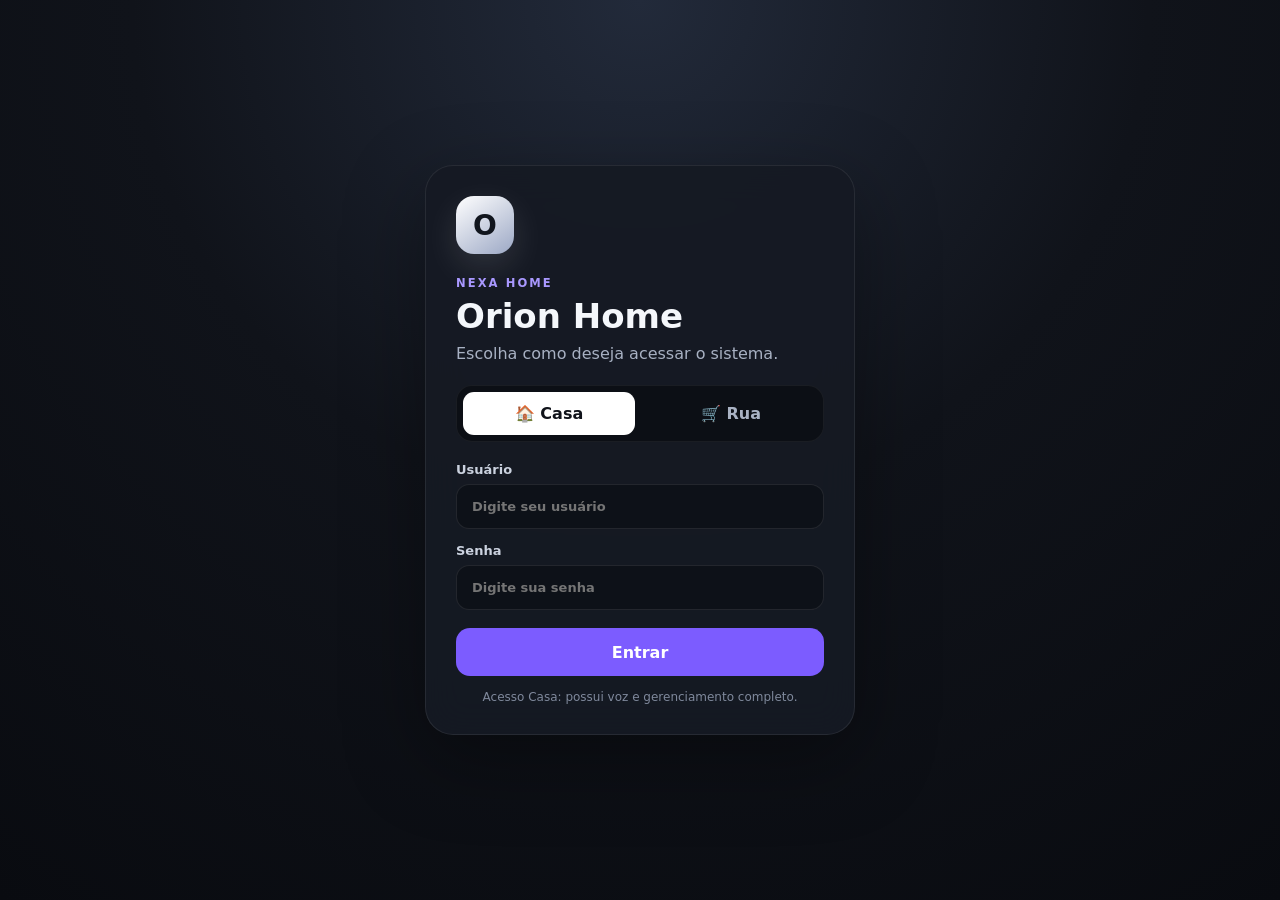
<file: orion-home-screensaver/index.html>
<!DOCTYPE html>
<html lang="pt-BR">
<head>
  <meta charset="UTF-8" />
  <meta name="viewport" content="width=device-width, initial-scale=1, viewport-fit=cover" />
  <meta name="theme-color" content="#10131a" />
  <title>Orion Home</title>
  <link rel="manifest" href="manifest.json" />
  <link rel="icon" href="icon.svg" type="image/svg+xml" />
  <link rel="stylesheet" href="style.css" />
</head>
<body>
  <section class="login-screen" id="loginScreen">
    <div class="login-card">
      <div class="brand-orb">O</div>
      <span class="eyebrow">NEXA HOME</span>
      <h1>Orion Home</h1>
      <p>Escolha como deseja acessar o sistema.</p>

      <div class="access-tabs">
        <button class="access-tab active" type="button" data-mode="home">🏠 Casa</button>
        <button class="access-tab" type="button" data-mode="street">🛒 Rua</button>
      </div>

      <form id="loginForm" class="login-form">
        <label>Usuário
          <input id="loginUser" type="text" autocomplete="username" placeholder="Digite seu usuário" required />
        </label>
        <label>Senha
          <input id="loginPass" type="password" autocomplete="current-password" placeholder="Digite sua senha" required />
        </label>
        <button class="primary-btn login-btn" type="submit">Entrar</button>
      </form>
      <div class="login-hint" id="loginHint">Acesso Casa: possui voz e gerenciamento completo.</div>
    </div>
  </section>

  <div class="app-shell hidden" id="appShell">
    <header class="topbar">
      <div>
        <span class="eyebrow">NEXA HOME</span>
        <h1>Orion Home</h1>
        <p id="modeSubtitle">Assistente doméstico para listas e necessidades da casa.</p>
      </div>
      <div class="header-actions">
        <div class="status-pill" id="micStatus">● Pronto</div>
        <button class="ghost-btn home-only" id="screensaverBtn" disabled>🌙 Tela de descanso</button>
        <button class="ghost-btn" id="logoutBtn">Sair</button>
      </div>
    </header>

    <main class="content">
      <section class="hero card home-only">
        <div>
          <span class="eyebrow">COMANDO POR VOZ</span>
          <h2>Fale com o Orion</h2>
          <p>Diga “Orion” e dê o comando. Ex.: “Orion, coloque arroz na minha lista.”</p>
        </div>
        <button class="voice-btn" id="voiceBtn" aria-label="Ativar comando por voz">
          <span class="mic-icon">🎙️</span>
          <span>Ativar Orion</span>
        </button>
        <div class="heard" id="heardText">Ative uma vez e deixe a página aberta. O Orion aguardará a palavra-chave “Orion”.</div>
      </section>

      <section class="street-banner card street-only hidden">
        <div>
          <span class="eyebrow">MODO RUA</span>
          <h2>Lista de compras</h2>
          <p>Modo simplificado, sem microfone. Marque os produtos conforme colocar no carrinho.</p>
        </div>
        <span class="street-icon">🛒</span>
      </section>

      <section class="stats-grid">
        <div class="stat card"><strong id="totalCount">0</strong><span>Total</span></div>
        <div class="stat card"><strong id="pendingCount">0</strong><span>Pendentes</span></div>
        <div class="stat card"><strong id="doneCount">0</strong><span>Comprados</span></div>
      </section>

      <section class="card add-card home-only">
        <div class="section-head">
          <div><span class="eyebrow">ADICIONAR MANUALMENTE</span><h2>Novo item</h2></div>
        </div>
        <form id="itemForm" class="add-form">
          <input id="itemName" type="text" placeholder="Ex.: Arroz" autocomplete="off" required />
          <input id="itemQty" type="number" min="1" value="1" inputmode="numeric" aria-label="Quantidade" />
          <select id="itemCategory" aria-label="Categoria">
            <option value="Mercado">Mercado</option>
            <option value="Casa">Casa</option>
            <option value="Limpeza">Limpeza</option>
            <option value="Higiene">Higiene</option>
            <option value="Manutenção">Manutenção</option>
            <option value="Outros">Outros</option>
          </select>
          <button class="primary-btn" type="submit">Adicionar</button>
        </form>
      </section>

      <section class="card list-card">
        <div class="section-head row-wrap">
          <div>
            <span class="eyebrow">LISTA ATUAL</span>
            <h2>O que falta?</h2>
          </div>
          <div class="toolbar home-only">
            <button class="ghost-btn" id="speakListBtn">🔊 Ler lista</button>
            <button class="ghost-btn" id="clearDoneBtn">Limpar comprados</button>
            <button class="danger-btn" id="clearAllBtn">Limpar tudo</button>
          </div>
        </div>

        <div class="filters" id="filters">
          <button class="filter active" data-filter="Todos">Todos</button>
          <button class="filter" data-filter="Mercado">Mercado</button>
          <button class="filter" data-filter="Casa">Casa</button>
          <button class="filter" data-filter="Limpeza">Limpeza</button>
          <button class="filter" data-filter="Higiene">Higiene</button>
          <button class="filter" data-filter="Manutenção">Manutenção</button>
          <button class="filter" data-filter="Outros">Outros</button>
        </div>

        <div id="emptyState" class="empty-state">Sua lista está vazia.</div>
        <div id="list" class="shopping-list"></div>
      </section>
    </main>
  </div>

  <section class="screensaver hidden" id="screensaver" aria-hidden="true">
    <div class="smoke smoke-a"></div>
    <div class="smoke smoke-b"></div>
    <div class="smoke smoke-c"></div>
    <div class="screensaver-center">
      <div class="screensaver-orb">O</div>
      <h2>ORION</h2>
      <div class="screensaver-status"><span></span> Ouvindo</div>
      <p>Diga “Orion” para adicionar algo à lista.</p>
      <button class="screensaver-exit" id="screensaverExit" type="button">Toque para voltar</button>
    </div>
  </section>

  <div class="toast" id="toast"></div>
  <script src="app.js"></script>
</body>
</html>
</file>
<file: orion-home-screensaver/style.css>
:root {
  --bg: #090b10;
  --panel: #11151d;
  --panel-2: #161b25;
  --text: #f4f7fb;
  --muted: #98a2b3;
  --line: rgba(255,255,255,.08);
  --accent: #7c5cff;
  --accent-2: #a998ff;
  --danger: #ff5d6c;
  --success: #39d98a;
  --shadow: 0 18px 50px rgba(0,0,0,.3);
}
*{box-sizing:border-box}
html{scroll-behavior:smooth}
body{margin:0;font-family:Inter,ui-sans-serif,system-ui,-apple-system,BlinkMacSystemFont,"Segoe UI",sans-serif;background:radial-gradient(circle at top,#171b29 0,#0b0e14 38%,#07090d 100%);color:var(--text);min-height:100vh}
button,input,select{font:inherit}
button{cursor:pointer}
.app-shell{width:min(1180px,100%);margin:auto;padding:20px}
.topbar{display:flex;justify-content:space-between;gap:20px;align-items:flex-start;margin-bottom:18px;padding-top:max(6px,env(safe-area-inset-top))}
.topbar h1{margin:3px 0 4px;font-size:clamp(1.8rem,5vw,3rem)}
.topbar p{margin:0;color:var(--muted)}
.eyebrow{font-size:.72rem;letter-spacing:.18em;color:var(--accent-2);font-weight:800}
.status-pill{border:1px solid var(--line);background:rgba(255,255,255,.04);padding:10px 14px;border-radius:999px;color:#cfd6e4;white-space:nowrap}
.content{display:grid;gap:16px}
.card{background:linear-gradient(180deg,rgba(255,255,255,.045),rgba(255,255,255,.02));border:1px solid var(--line);border-radius:24px;box-shadow:var(--shadow);backdrop-filter:blur(10px)}
.hero{padding:24px;display:grid;grid-template-columns:1fr auto;gap:20px;align-items:center}
.hero h2,.section-head h2{margin:4px 0 8px}.hero p{margin:0;color:var(--muted);max-width:700px;line-height:1.55}
.voice-btn{border:0;border-radius:22px;padding:18px 24px;background:linear-gradient(135deg,var(--accent),#5034de);color:#fff;font-weight:800;display:flex;align-items:center;gap:10px;box-shadow:0 12px 30px rgba(124,92,255,.35)}
.voice-btn.listening{animation:pulse 1.3s infinite}
.mic-icon{font-size:1.45rem}
.heard{grid-column:1/-1;background:rgba(124,92,255,.08);border:1px solid rgba(124,92,255,.18);border-radius:16px;padding:13px 15px;color:#cfc7ff;min-height:46px}
@keyframes pulse{0%,100%{transform:scale(1)}50%{transform:scale(1.03)}}
.stats-grid{display:grid;grid-template-columns:repeat(3,1fr);gap:12px}.stat{padding:20px;display:flex;flex-direction:column}.stat strong{font-size:2rem}.stat span{color:var(--muted)}
.add-card,.list-card{padding:22px}.section-head{display:flex;justify-content:space-between;gap:16px;align-items:center}.row-wrap{flex-wrap:wrap}
.add-form{display:grid;grid-template-columns:2fr .6fr 1fr auto;gap:10px;margin-top:16px}
input,select{width:100%;background:#0c1017;border:1px solid var(--line);color:var(--text);border-radius:14px;padding:14px 15px;outline:none}input:focus,select:focus{border-color:rgba(124,92,255,.7);box-shadow:0 0 0 3px rgba(124,92,255,.12)}
.primary-btn,.ghost-btn,.danger-btn,.filter{border-radius:14px;padding:12px 14px;border:1px solid var(--line);font-weight:700}.primary-btn{border:0;background:var(--accent);color:#fff}.ghost-btn,.filter{background:#0c1017;color:#d6deeb}.danger-btn{background:rgba(255,93,108,.08);color:#ff8792;border-color:rgba(255,93,108,.2)}
.toolbar,.filters{display:flex;gap:8px;flex-wrap:wrap}.filters{margin:18px 0}.filter{padding:9px 12px;border-radius:999px}.filter.active{background:rgba(124,92,255,.15);color:#c9beff;border-color:rgba(124,92,255,.35)}
.shopping-list{display:grid;gap:10px}.item{display:grid;grid-template-columns:auto 1fr auto;gap:12px;align-items:center;padding:14px;background:#0c1017;border:1px solid var(--line);border-radius:18px}.item.done{opacity:.58}.item.done .item-name{text-decoration:line-through}.check{width:24px;height:24px;accent-color:var(--success)}.item-main{min-width:0}.item-name{font-weight:800;overflow-wrap:anywhere}.item-meta{margin-top:4px;color:var(--muted);font-size:.88rem}.delete-btn{border:0;background:rgba(255,93,108,.08);color:#ff8792;border-radius:12px;padding:10px 12px}.empty-state{text-align:center;color:var(--muted);padding:32px 12px;border:1px dashed var(--line);border-radius:18px}.toast{position:fixed;left:50%;bottom:22px;transform:translateX(-50%) translateY(20px);background:#161b25;color:#fff;border:1px solid var(--line);padding:12px 16px;border-radius:14px;opacity:0;pointer-events:none;transition:.2s;z-index:30}.toast.show{opacity:1;transform:translateX(-50%) translateY(0)}
@media(max-width:800px){.app-shell{padding:14px}.topbar{flex-direction:column}.hero{grid-template-columns:1fr}.voice-btn{width:100%;justify-content:center}.stats-grid{grid-template-columns:repeat(3,1fr)}.add-form{grid-template-columns:1fr 90px}.add-form select,.add-form button{grid-column:1/-1}.toolbar{width:100%}.toolbar button{flex:1 1 140px}.card{border-radius:20px}}
@media(max-width:520px){.stats-grid{grid-template-columns:1fr}.stat{flex-direction:row;justify-content:space-between;align-items:center}.item{grid-template-columns:auto 1fr auto}.filters{overflow:auto;flex-wrap:nowrap;padding-bottom:4px}.filter{white-space:nowrap}.topbar h1{font-size:2rem}.hero,.add-card,.list-card{padding:17px}}

.hidden{display:none!important}
.login-screen{min-height:100dvh;display:grid;place-items:center;padding:24px;background:radial-gradient(circle at top,#222a3a 0,#10131a 46%,#090b10 100%)}
.login-card{width:min(100%,430px);background:rgba(22,26,36,.94);border:1px solid rgba(255,255,255,.08);border-radius:28px;padding:30px;box-shadow:0 24px 80px rgba(0,0,0,.35);backdrop-filter:blur(18px)}
.brand-orb{width:58px;height:58px;border-radius:18px;display:grid;place-items:center;font-size:28px;font-weight:900;background:linear-gradient(145deg,#fff,#9ca8c5);color:#11151d;margin-bottom:18px;box-shadow:0 12px 34px rgba(255,255,255,.12)}
.login-card h1{margin:5px 0 8px;font-size:34px}.login-card>p{margin:0 0 22px;color:#a8b1c3}.access-tabs{display:grid;grid-template-columns:1fr 1fr;gap:10px;padding:6px;background:#0c0f15;border:1px solid rgba(255,255,255,.06);border-radius:16px;margin-bottom:20px}.access-tab{border:0;background:transparent;color:#aab3c4;padding:12px;border-radius:11px;font-weight:800;cursor:pointer}.access-tab.active{background:#fff;color:#10131a}.login-form{display:grid;gap:14px}.login-form label{display:grid;gap:7px;color:#cbd2df;font-size:13px;font-weight:700}.login-form input{width:100%;box-sizing:border-box;background:#0d1118;border:1px solid rgba(255,255,255,.09);color:#fff;border-radius:13px;padding:14px 15px;outline:none}.login-form input:focus{border-color:rgba(255,255,255,.4)}.login-btn{margin-top:4px;width:100%;min-height:48px}.login-hint{font-size:12px;color:#7f899c;text-align:center;margin-top:14px}.header-actions{display:flex;align-items:center;gap:10px}.street-banner{display:flex;align-items:center;justify-content:space-between;gap:18px}.street-icon{font-size:48px}.street-only{display:none}.street-mode .street-only{display:flex}.street-mode .home-only{display:none!important}.street-mode .delete-btn{display:none}.street-mode .shopping-list .item{padding:18px}.street-mode .check{width:27px;height:27px}.street-mode .item-name{font-size:18px}.street-mode .item-meta{font-size:13px}@media(max-width:640px){.login-screen{padding:15px}.login-card{padding:23px;border-radius:22px}.header-actions{width:100%;justify-content:space-between}.topbar{gap:16px}.street-banner{align-items:flex-start}.street-icon{font-size:38px}}


/* Tela de descanso Orion */
.header-actions{display:flex;gap:8px;align-items:center;flex-wrap:wrap;justify-content:flex-end}
#screensaverBtn:disabled{opacity:.42;cursor:not-allowed}
.screensaver{position:fixed;inset:0;z-index:1000;overflow:hidden;background:#020305;color:#fff;display:grid;place-items:center;isolation:isolate;touch-action:manipulation}
.screensaver.hidden{display:none}
.screensaver::before{content:"";position:absolute;inset:-25%;background:radial-gradient(circle at 50% 45%,rgba(65,67,78,.16),rgba(8,9,12,.08) 28%,rgba(0,0,0,.96) 72%);z-index:-3}
.smoke{position:absolute;width:78vmax;height:78vmax;border-radius:48% 52% 58% 42%;filter:blur(55px);opacity:.22;mix-blend-mode:screen;z-index:-2;background:radial-gradient(circle at 30% 35%,rgba(92,94,110,.36),rgba(38,40,49,.17) 34%,rgba(0,0,0,0) 69%);will-change:transform}
.smoke-a{left:-34vmax;top:-28vmax;animation:smokeFloatA 22s ease-in-out infinite alternate}
.smoke-b{right:-38vmax;bottom:-34vmax;opacity:.18;animation:smokeFloatB 28s ease-in-out infinite alternate}
.smoke-c{left:18%;top:28%;width:60vmax;height:60vmax;opacity:.11;animation:smokeFloatC 34s linear infinite}
.screensaver-center{text-align:center;padding:24px;position:relative;z-index:2;user-select:none}
.screensaver-orb{width:84px;height:84px;margin:0 auto 18px;border-radius:50%;display:grid;place-items:center;font-weight:900;font-size:2rem;border:1px solid rgba(255,255,255,.16);background:radial-gradient(circle at 35% 30%,#383b48,#11131a 55%,#050608);box-shadow:0 0 55px rgba(124,92,255,.12),inset 0 0 25px rgba(255,255,255,.04);animation:orbBreathe 4s ease-in-out infinite}
.screensaver h2{margin:0;letter-spacing:.42em;font-size:clamp(1.35rem,5vw,2.2rem);padding-left:.42em;color:#d9dae0}
.screensaver-status{margin:18px auto 0;display:flex;align-items:center;justify-content:center;gap:9px;color:#a7abb7;font-size:.88rem;letter-spacing:.08em;text-transform:uppercase}
.screensaver-status span{width:8px;height:8px;border-radius:50%;background:#39d98a;box-shadow:0 0 18px rgba(57,217,138,.7);animation:statusPulse 1.7s ease-in-out infinite}
.screensaver p{color:#686d79;margin:14px 0 0;font-size:.9rem}
.screensaver-exit{margin-top:30px;border:1px solid rgba(255,255,255,.09);background:rgba(255,255,255,.025);color:#7d828d;border-radius:999px;padding:10px 16px;font-size:.8rem}
@keyframes smokeFloatA{0%{transform:translate3d(0,0,0) rotate(0deg) scale(1)}50%{transform:translate3d(22vw,13vh,0) rotate(32deg) scale(1.16)}100%{transform:translate3d(9vw,31vh,0) rotate(75deg) scale(.92)}}
@keyframes smokeFloatB{0%{transform:translate3d(0,0,0) rotate(0deg) scale(.9)}50%{transform:translate3d(-19vw,-17vh,0) rotate(-38deg) scale(1.2)}100%{transform:translate3d(-8vw,-33vh,0) rotate(-82deg) scale(1)}}
@keyframes smokeFloatC{0%{transform:rotate(0deg) translateX(0) scale(.9)}50%{transform:rotate(180deg) translateX(8vw) scale(1.15)}100%{transform:rotate(360deg) translateX(0) scale(.9)}}
@keyframes orbBreathe{0%,100%{transform:scale(1);opacity:.72}50%{transform:scale(1.055);opacity:1}}
@keyframes statusPulse{0%,100%{opacity:.45;transform:scale(.85)}50%{opacity:1;transform:scale(1.2)}}
@media(max-width:800px){.header-actions{width:100%;justify-content:flex-start}.screensaver p{font-size:.82rem}.screensaver-orb{width:72px;height:72px}}
@media(prefers-reduced-motion:reduce){.smoke,.screensaver-orb,.screensaver-status span{animation-duration:1ms!important;animation-iteration-count:1!important}}
</file>
